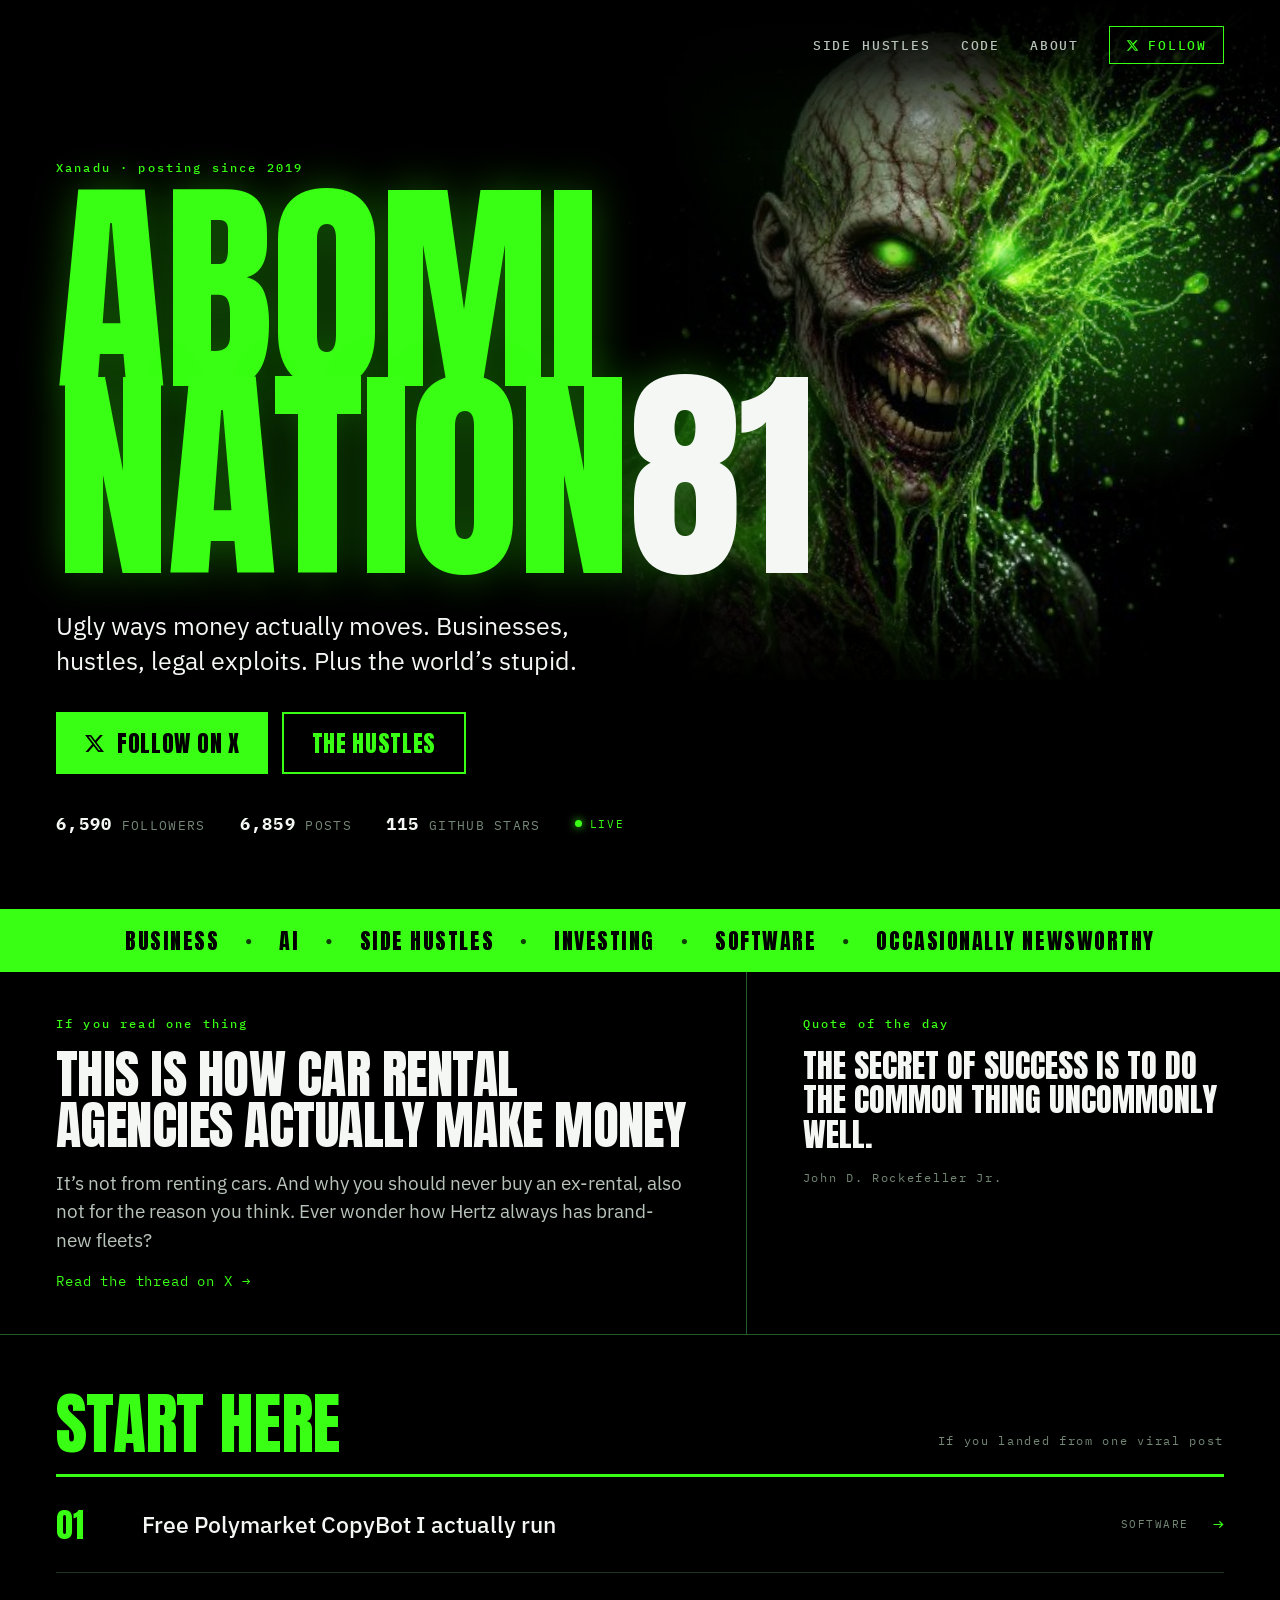
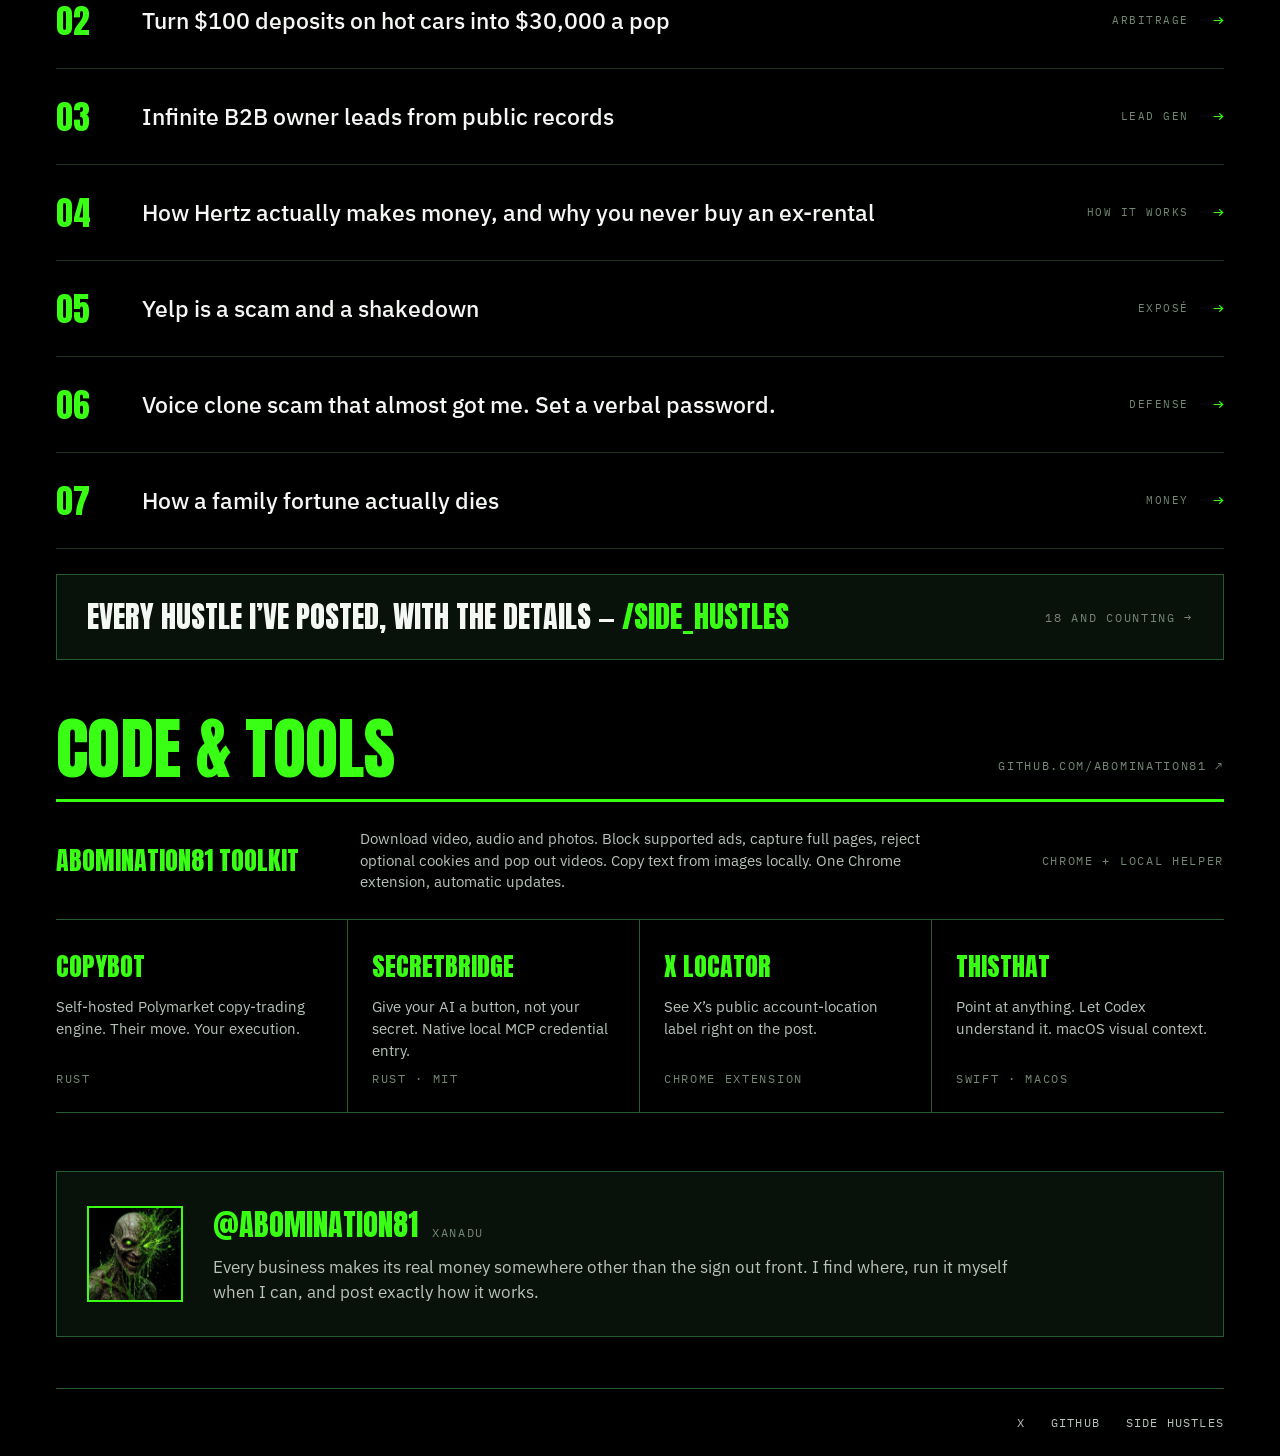
<file: index.html>
<!doctype html>
<html lang="en">
<head>
<meta charset="utf-8">
<meta name="viewport" content="width=device-width, initial-scale=1">
<title>Abomination81</title>
<meta name="description" content="Ugly ways money actually moves. Businesses, hustles, legal exploits. Plus the world's stupid.">
<link rel="canonical" href="https://abomination81.com/">

<meta property="og:type" content="website">
<meta property="og:url" content="https://abomination81.com/">
<meta property="og:title" content="Abomination81">
<meta property="og:description" content="Ugly ways money actually moves. Businesses, hustles, legal exploits. Plus the world's stupid.">
<meta property="og:image" content="https://abomination81.com/assets/og/card-a078560e.jpg">
<meta property="og:image:type" content="image/jpeg">
<meta property="og:image:width" content="1200">
<meta property="og:image:height" content="630">
<meta property="og:image:alt" content="Abomination81. A pale ghoul with a glowing green eye and a wide grin, green slime spraying from its face.">
<meta name="twitter:card" content="summary_large_image">
<meta name="twitter:site" content="@Abomination81">
<meta name="twitter:creator" content="@Abomination81">
<meta name="twitter:title" content="Abomination81">
<meta name="twitter:description" content="Ugly ways money actually moves. Businesses, hustles, legal exploits. Plus the world's stupid.">
<meta name="twitter:image" content="https://abomination81.com/assets/og/card-x-afde0b2d.jpg">
<meta name="twitter:image:alt" content="Abomination81. A pale ghoul with a glowing green eye and a wide grin, green slime spraying from its face.">
<meta name="theme-color" content="#000000">

<link rel="icon" href="/favicon.ico" sizes="48x48">
<link rel="icon" type="image/png" sizes="16x16" href="/assets/icons/favicon-16.png">
<link rel="icon" type="image/png" sizes="32x32" href="/assets/icons/favicon-32.png">
<link rel="icon" type="image/png" sizes="48x48" href="/assets/icons/favicon-48.png">
<link rel="apple-touch-icon" sizes="180x180" href="/assets/icons/apple-touch-icon.png">
<link rel="manifest" href="/site.webmanifest">

<link rel="preload" href="/assets/fonts/anton-latin.woff2" as="font" type="font/woff2" crossorigin>
<link rel="preconnect" href="https://fonts.googleapis.com">
<link rel="preconnect" href="https://fonts.gstatic.com" crossorigin>
<link rel="stylesheet" href="https://fonts.googleapis.com/css2?family=IBM+Plex+Sans:wght@400;500;600;700&family=IBM+Plex+Mono:wght@400;500;700&display=swap">

<link rel="stylesheet" href="/assets/site.css?v=a627f7b0">
<script src="/assets/follow.js?v=f19deb1e" defer></script>
<script src="/assets/hero.js?v=00e0f3c5" defer></script>
</head>
<body>
<div class="page" id="top">

  <div class="glow" aria-hidden="true"></div>
  <svg width="0" height="0" aria-hidden="true" style="position:absolute" focusable="false">
    <filter id="gooflow" x="-6%" y="-6%" width="112%" height="112%" color-interpolation-filters="sRGB">
      <feTurbulence type="fractalNoise" baseFrequency="0.011 0.017" numOctaves="2" seed="7" result="n">
        <animate attributeName="baseFrequency" dur="14s" repeatCount="indefinite"
                 values="0.011 0.017;0.0135 0.0205;0.011 0.017" calcMode="spline" keySplines="0.45 0 0.55 1;0.45 0 0.55 1"/>
      </feTurbulence>
      <feDisplacementMap in="SourceGraphic" in2="n" scale="6" xChannelSelector="R" yChannelSelector="G"/>
    </filter>
  </svg>
  <div class="ghoul" aria-hidden="true">
    <div class="ghoul-breath">
      <img class="ghoul-img" src="/assets/avatar.jpg" alt="">
      <img class="ghoul-img mouth" src="/assets/avatar.jpg" alt="">
      <div class="ghoul-eye"></div>
      <div class="ghoul-aura"></div>
    </div>
    <div class="ghoul-drops">
      <i></i><i></i><i></i><i></i><i></i><i></i><i></i><i></i><i></i><i></i><i></i><i></i>
    </div>
  </div>
  <div class="edgefade top" aria-hidden="true"></div>
  <div class="edgefade bottom" aria-hidden="true"></div>

  <div class="wrap">
    <nav class="nav nav-bare">
      <div class="navlinks">
        <a href="/side_hustles/">Side hustles</a>
        <a href="#code">Code</a>
        <a class="hideSm" href="#about">About</a>
        <a class="navbtn" href="https://x.com/Abomination81" rel="me">
          <svg width="13" height="13" viewBox="0 0 24 24" fill="currentColor" aria-hidden="true"><path d="M18.244 2.25h3.308l-7.227 8.26 8.502 11.24H16.17l-5.214-6.817L4.99 21.75H1.68l7.73-8.835L1.254 2.25H8.08l4.713 6.231zm-1.161 17.52h1.833L7.084 4.126H5.117z"/></svg>
          Follow
        </a>
      </div>
    </nav>

    <header class="hero">
      <div class="mono eyebrow" style="padding-bottom:22px">Xanadu &middot; posting since 2019</div>
      <h1 class="display">Abomi<br>nation<span class="white">81</span></h1>
      <p class="bio">Ugly ways money actually moves. Businesses, hustles, legal exploits. Plus the world&rsquo;s stupid.</p>
      <div class="cta">
        <a class="btn btn-solid" href="https://x.com/Abomination81">
          <svg width="21" height="21" viewBox="0 0 24 24" fill="currentColor" aria-hidden="true"><path d="M18.244 2.25h3.308l-7.227 8.26 8.502 11.24H16.17l-5.214-6.817L4.99 21.75H1.68l7.73-8.835L1.254 2.25H8.08l4.713 6.231zm-1.161 17.52h1.833L7.084 4.126H5.117z"/></svg>
          Follow on X
        </a>
        <a class="btn btn-ghost" href="#start-here">The hustles</a>
      </div>
      <div class="stats">
        <span><b id="stat-followers">6,590</b> FOLLOWERS</span>
        <span><b id="stat-posts">6,859</b> POSTS</span>
        <span><b id="stat-stars">115</b> GITHUB STARS</span>
        <span class="live"><span class="dot" aria-hidden="true"></span>LIVE</span>
      </div>
    </header>
  </div>

  <div class="ticker display">
    <span class="tgrp"><span>Business</span><span class="sep">&#9679;</span><span>AI</span><span class="sep">&#9679;</span><span>Side hustles</span></span>
    <span class="sep">&#9679;</span>
    <span class="tgrp"><span>Investing</span><span class="sep">&#9679;</span><span>Software</span><span class="sep">&#9679;</span><span>Occasionally newsworthy</span></span>
  </div>

  <section class="band">
    <div class="featured">
      <div class="mono eyebrow">If you read one thing</div>
      <h2 class="display"><a href="https://x.com/Abomination81/status/2100749496749904060">This is how car rental agencies actually make money</a></h2>
      <p>It&rsquo;s not from renting cars. And why you should never buy an ex-rental, also not for the reason you think. Ever wonder how Hertz always has brand-new fleets?</p>
      <a class="mono" style="font-size:14px;letter-spacing:.06em" href="https://x.com/Abomination81/status/2100749496749904060">Read the thread on X &rarr;</a>
    </div>
    <div class="quote">
      <div class="mono eyebrow">Quote of the day</div>
      <p class="display" id="quote-text">There are no solutions, just trade-offs.</p>
      <div class="mono meta" id="quote-by">Thomas Sowell</div>
    </div>
  </section>

  <div class="wrap">
    <section class="sec" id="start-here">
      <div class="sechead">
        <h2 class="display">Start here</h2>
        <span class="mono meta">If you landed from one viral post</span>
      </div>

      <a class="row" href="https://x.com/Abomination81/status/2098925882530549822">
        <span class="n">01</span><span class="t">Free Polymarket CopyBot I actually run</span><span class="c">SOFTWARE</span><span class="arw">&rarr;</span>
      </a>
      <a class="row" href="https://x.com/Abomination81/status/2088091875672723705">
        <span class="n">02</span><span class="t">Turn $100 deposits on hot cars into $30,000 a pop</span><span class="c">ARBITRAGE</span><span class="arw">&rarr;</span>
      </a>
      <a class="row" href="https://x.com/Abomination81/status/2100588108278558724">
        <span class="n">03</span><span class="t">Infinite B2B owner leads from public records</span><span class="c">LEAD GEN</span><span class="arw">&rarr;</span>
      </a>
      <a class="row" href="https://x.com/Abomination81/status/2100749496749904060">
        <span class="n">04</span><span class="t">How Hertz actually makes money, and why you never buy an ex-rental</span><span class="c">HOW IT WORKS</span><span class="arw">&rarr;</span>
      </a>
      <a class="row" href="https://x.com/Abomination81/status/2087584430000845287">
        <span class="n">05</span><span class="t">Yelp is a scam and a shakedown</span><span class="c">EXPOS&Eacute;</span><span class="arw">&rarr;</span>
      </a>
      <a class="row" href="https://x.com/Abomination81/status/2098265674065817770">
        <span class="n">06</span><span class="t">Voice clone scam that almost got me. Set a verbal password.</span><span class="c">DEFENSE</span><span class="arw">&rarr;</span>
      </a>
      <a class="row" href="https://x.com/Abomination81/status/2084697854493548960">
        <span class="n">07</span><span class="t">How a family fortune actually dies</span><span class="c">MONEY</span><span class="arw">&rarr;</span>
      </a>

      <a class="callout" href="/side_hustles/">
        <span class="big">Every hustle I&rsquo;ve posted, with the details &mdash; <em>/side_hustles</em></span>
        <span class="mono meta">18 AND COUNTING &rarr;</span>
      </a>
    </section>

    <section class="sec" id="code">
      <div class="sechead">
        <h2 class="display">Code &amp; tools</h2>
        <a class="mono meta" href="https://github.com/Abomination81">GITHUB.COM/ABOMINATION81 &#8599;</a>
      </div>
      <a class="repo repo-featured" href="/video-downloader/">
        <span class="nm">Abomination81 Toolkit</span>
        <span class="ds">Download video, audio and photos. Block supported ads, capture full pages, reject optional cookies and pop out videos. Copy text from images locally. One Chrome extension, automatic updates.</span>
        <span class="mono meta">CHROME + LOCAL HELPER</span>
      </a>
      <div class="repos">
        <a class="repo" href="https://github.com/Abomination81/copybot">
          <span class="nm">Copybot</span>
          <span class="ds">Self-hosted Polymarket copy-trading engine. Their move. Your execution.</span>
          <span class="mono meta">RUST</span>
        </a>
        <a class="repo" href="https://github.com/Abomination81/secret-bridge-mcp">
          <span class="nm">SecretBridge</span>
          <span class="ds">Give your AI a button, not your secret. Native local MCP credential entry.</span>
          <span class="mono meta">RUST &middot; MIT</span>
        </a>
        <a class="repo" href="https://github.com/Abomination81/abominations-x-account-locator">
          <span class="nm">X Locator</span>
          <span class="ds">See X&rsquo;s public account-location label right on the post.</span>
          <span class="mono meta">CHROME EXTENSION</span>
        </a>
        <a class="repo" href="https://github.com/Abomination81/thisthat">
          <span class="nm">ThisThat</span>
          <span class="ds">Point at anything. Let Codex understand it. macOS visual context.</span>
          <span class="mono meta">SWIFT &middot; MACOS</span>
        </a>
      </div>
    </section>

    <section class="about" id="about">
      <img src="/assets/avatar.jpg" alt="Abomination81 profile artwork">
      <div>
        <div class="who">
          <a class="nm" href="https://x.com/Abomination81">@Abomination81</a>
          <span class="mono meta">XANADU</span>
        </div>
        <p>Every business makes its real money somewhere other than the sign out front. I find where, run it myself when I can, and post exactly how it works.</p>
      </div>
    </section>

    <footer class="foot-bare">
      <div class="fl">
        <a href="https://x.com/Abomination81">X</a>
        <a href="https://github.com/Abomination81">GITHUB</a>
        <a href="/side_hustles/">SIDE HUSTLES</a>
      </div>
    </footer>
  </div>
</div>

<script>
/* ---------------------------------------------------------------
   QUOTES — edit this list. ["quote", "who said it"]. "" = no name.
   One rotates in per day, same for everyone, cycling every 20 days.
---------------------------------------------------------------- */
var QUOTES = [
  ["To offend a strong man, tell him a lie; to offend a weak man, tell him the truth.", ""],
  ["If you have to ask for it, it loses its value.", ""],
  ["Be like a postage stamp; stick to one thing until you get there.", "Josh Billings"],
  ["Success is like being pregnant. Everyone says congratulations, but nobody knows how many times you were fucked.", "Dan Peña"],
  ["There are no solutions, just trade-offs.", "Thomas Sowell"],
  ["Showing off is the fool's idea of glory.", "Bruce Lee"],
  ["A harmless man is not a good man. A good man is a very, very dangerous man who has it under voluntary control.", "Jordan B. Peterson"],
  ["Never feel sorry for raising dragon-slayers in a time when there are actual dragons.", "Bryan Davis"],
  ["Comparison is the thief of joy.", "Theodore Roosevelt"],
  ["The way to get started is to quit talking and begin doing.", "Walt Disney"],
  ["Many of life's failures are people who did not realize how close they were to success when they gave up.", "Thomas A. Edison"],
  ["In the end, it's not the years in your life that count. It's the life in your years.", "Abraham Lincoln"],
  ["The secret of success is to do the common thing uncommonly well.", "John D. Rockefeller Jr."],
  ["I find that the harder I work, the more luck I seem to have.", "Samuel Goldwyn"],
  ["Don't be distracted by criticism. Remember, the only taste of success some people get is to take a bite out of you.", "Zig Ziglar"],
  ["You don't have to be great to start, but you have to start to be great.", "Zig Ziglar"],
  ["Whether you think you can or you think you can't, you're right.", "Henry Ford"],
  ["The wise woman builds her house, but with her own hands the foolish one tears hers down.", "Proverbs 14:1"],
  ["The mass of men lead lives of quiet desperation.", "Henry David Thoreau"],
  ["Your boos mean nothing, I've seen what makes you cheer.", "Rick Sanchez, Rick and Morty"]
];

(function () {
  var q = QUOTES[Math.floor(Date.now() / 86400000) % QUOTES.length];
  document.getElementById("quote-text").textContent = q[0];
  var by = document.getElementById("quote-by");
  if (q[1]) { by.textContent = q[1]; } else { by.style.display = "none"; }
})();

/* ---------------------------------------------------------------
   STATS. GitHub stars are fetched live. X numbers come from
   stats.json; the numbers in the HTML are the fallback if it fails.
---------------------------------------------------------------- */
(function () {
  function put(id, n) {
    if (typeof n === "number" && isFinite(n)) {
      document.getElementById(id).textContent = n.toLocaleString("en-US");
    }
  }

  fetch("https://api.github.com/users/Abomination81/repos?per_page=100")
    .then(function (r) { return r.ok ? r.json() : null; })
    .then(function (repos) {
      if (!repos || !repos.length) return;
      var stars = repos.reduce(function (sum, r) { return sum + (r.stargazers_count || 0); }, 0);
      put("stat-stars", stars);
    })
    .catch(function () {});

  fetch("/stats.json", { cache: "no-cache" })
    .then(function (r) { return r.ok ? r.json() : null; })
    .then(function (s) {
      if (!s) return;
      put("stat-followers", s.followers);
      put("stat-posts", s.posts);
    })
    .catch(function () {});
})();
</script>
</body>
</html>
</file>
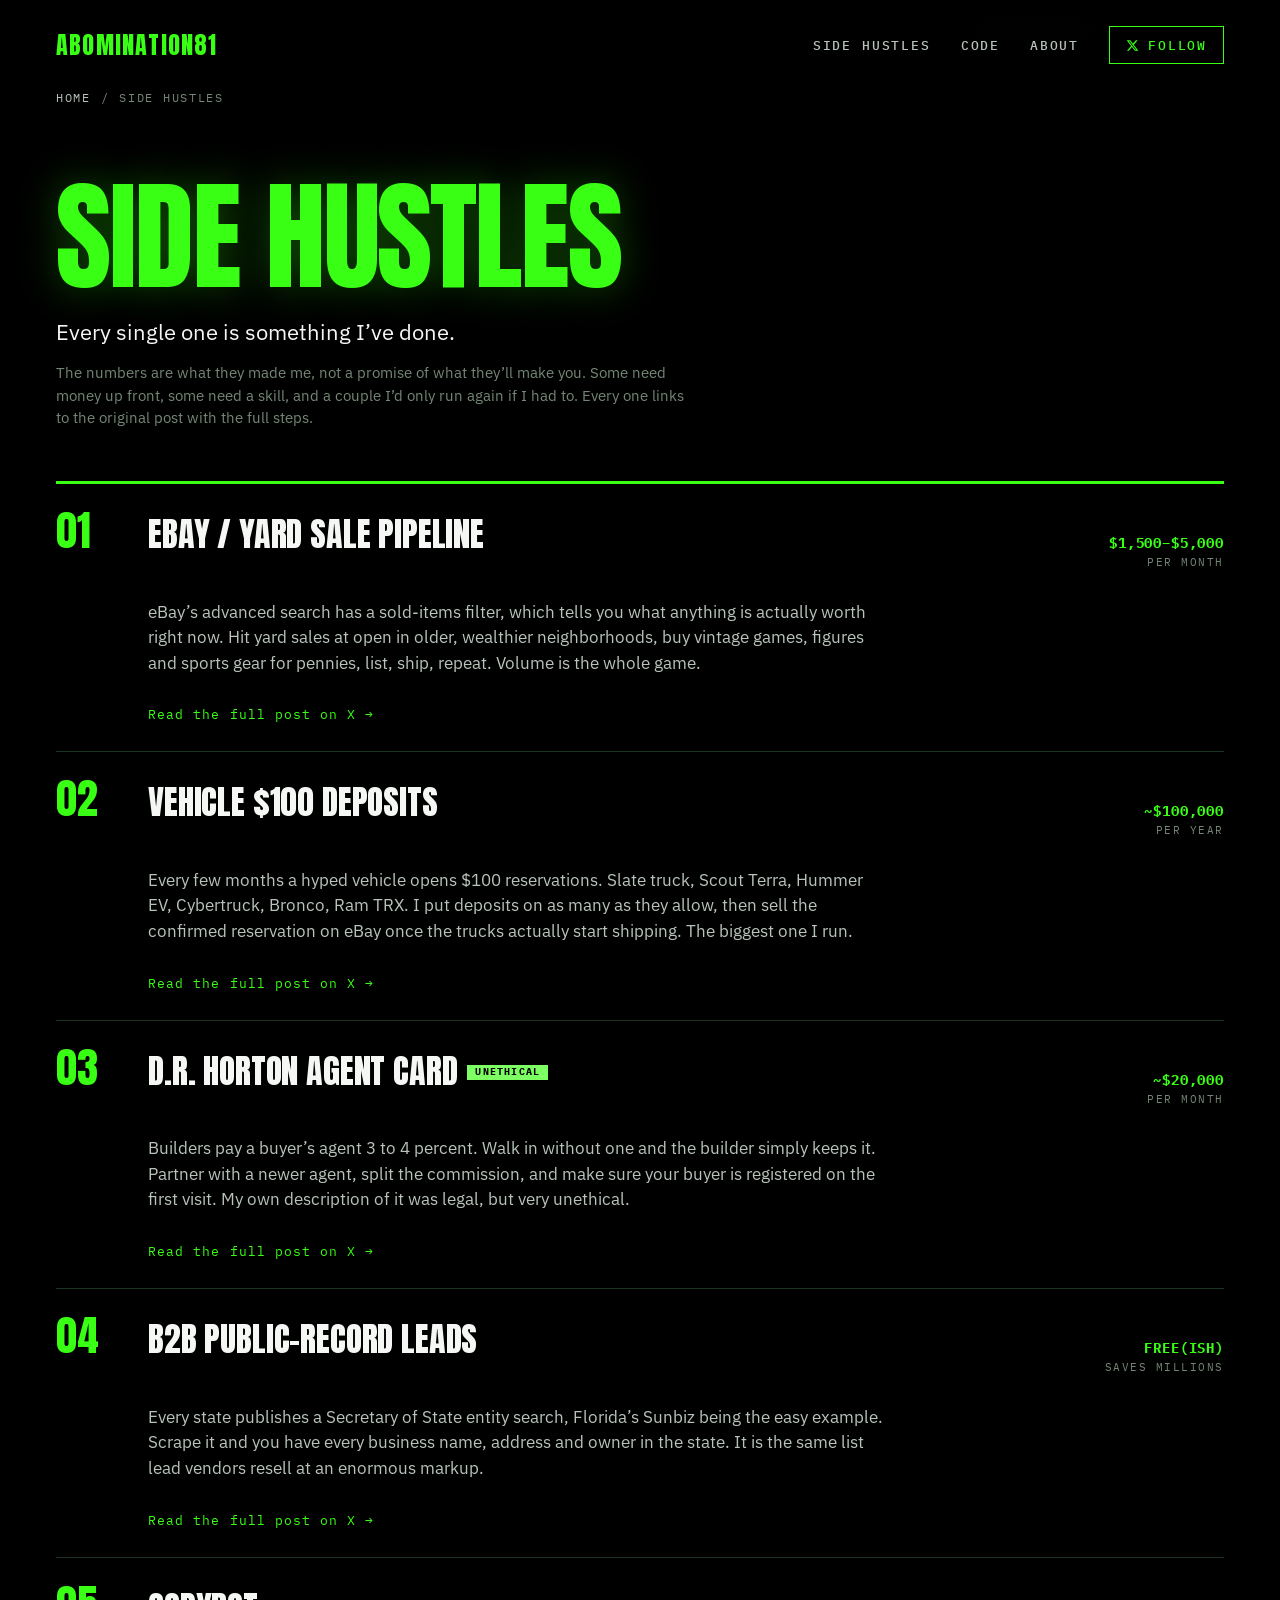
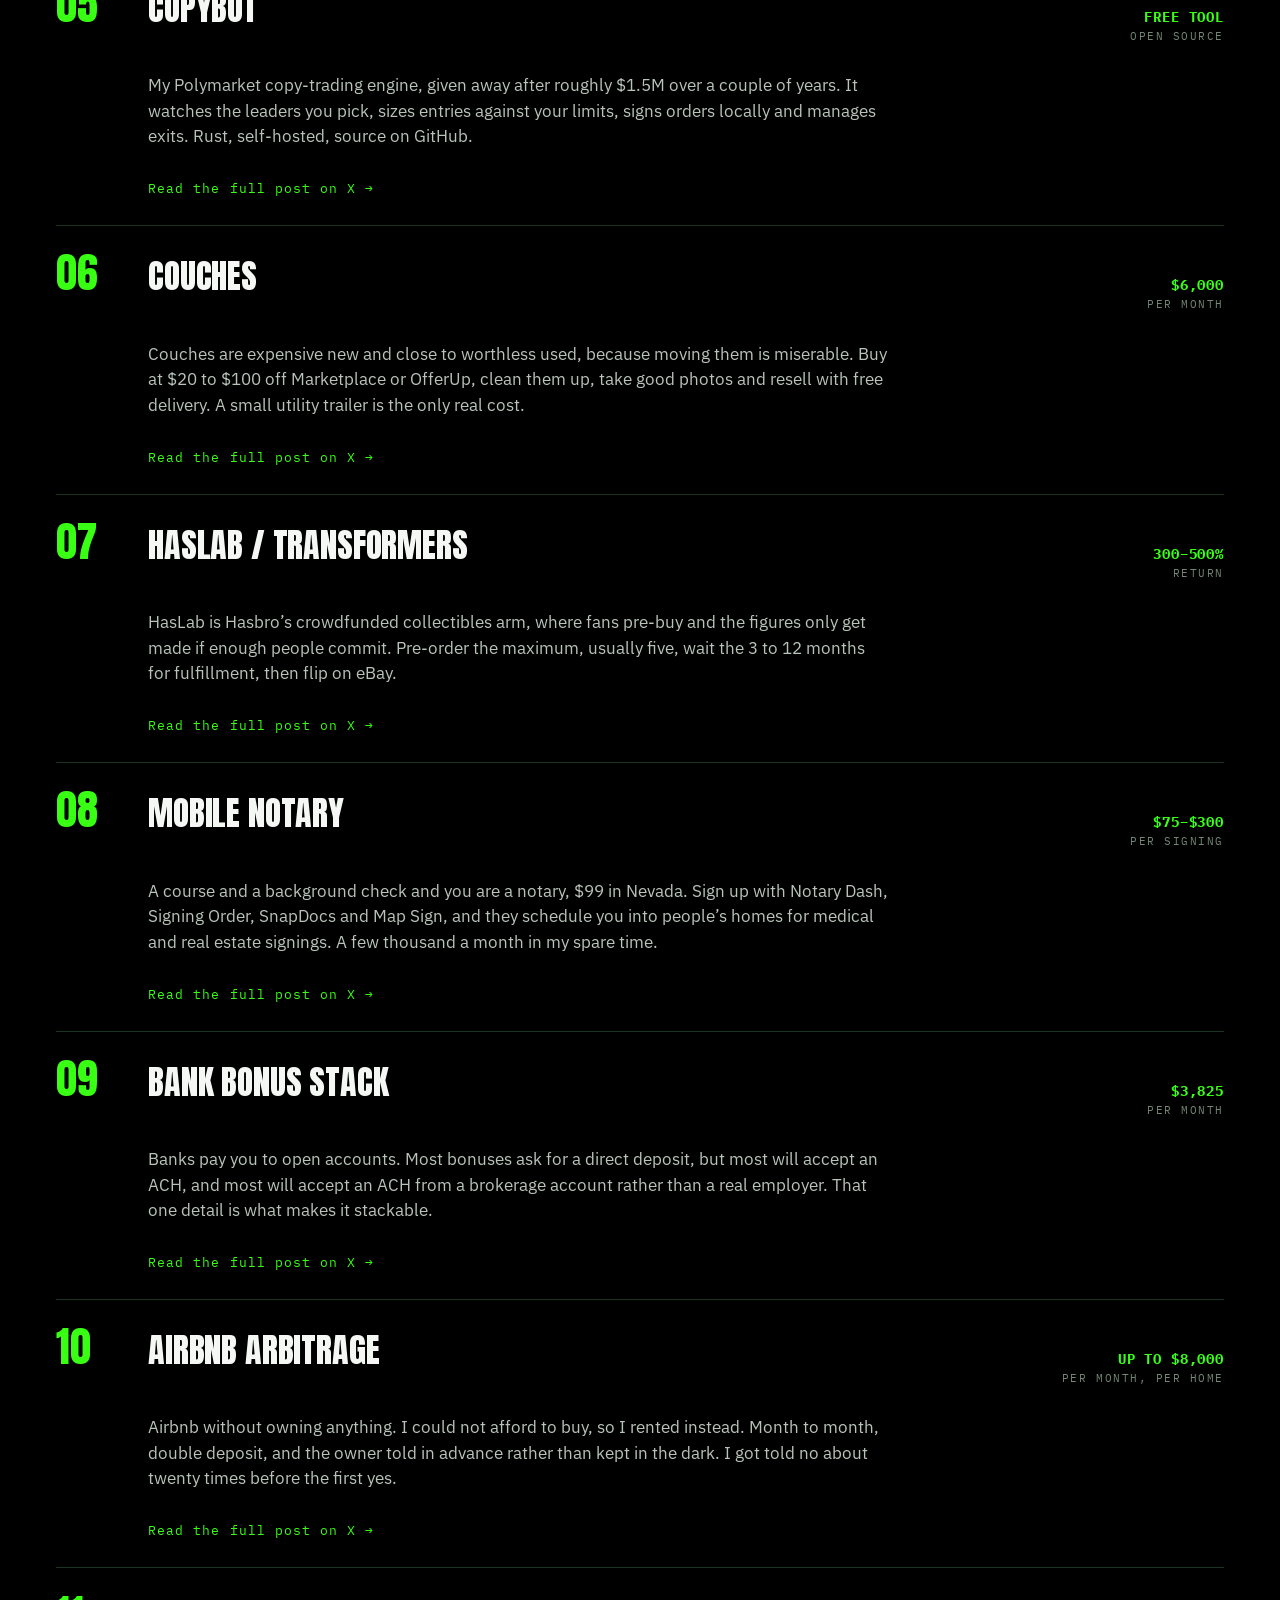
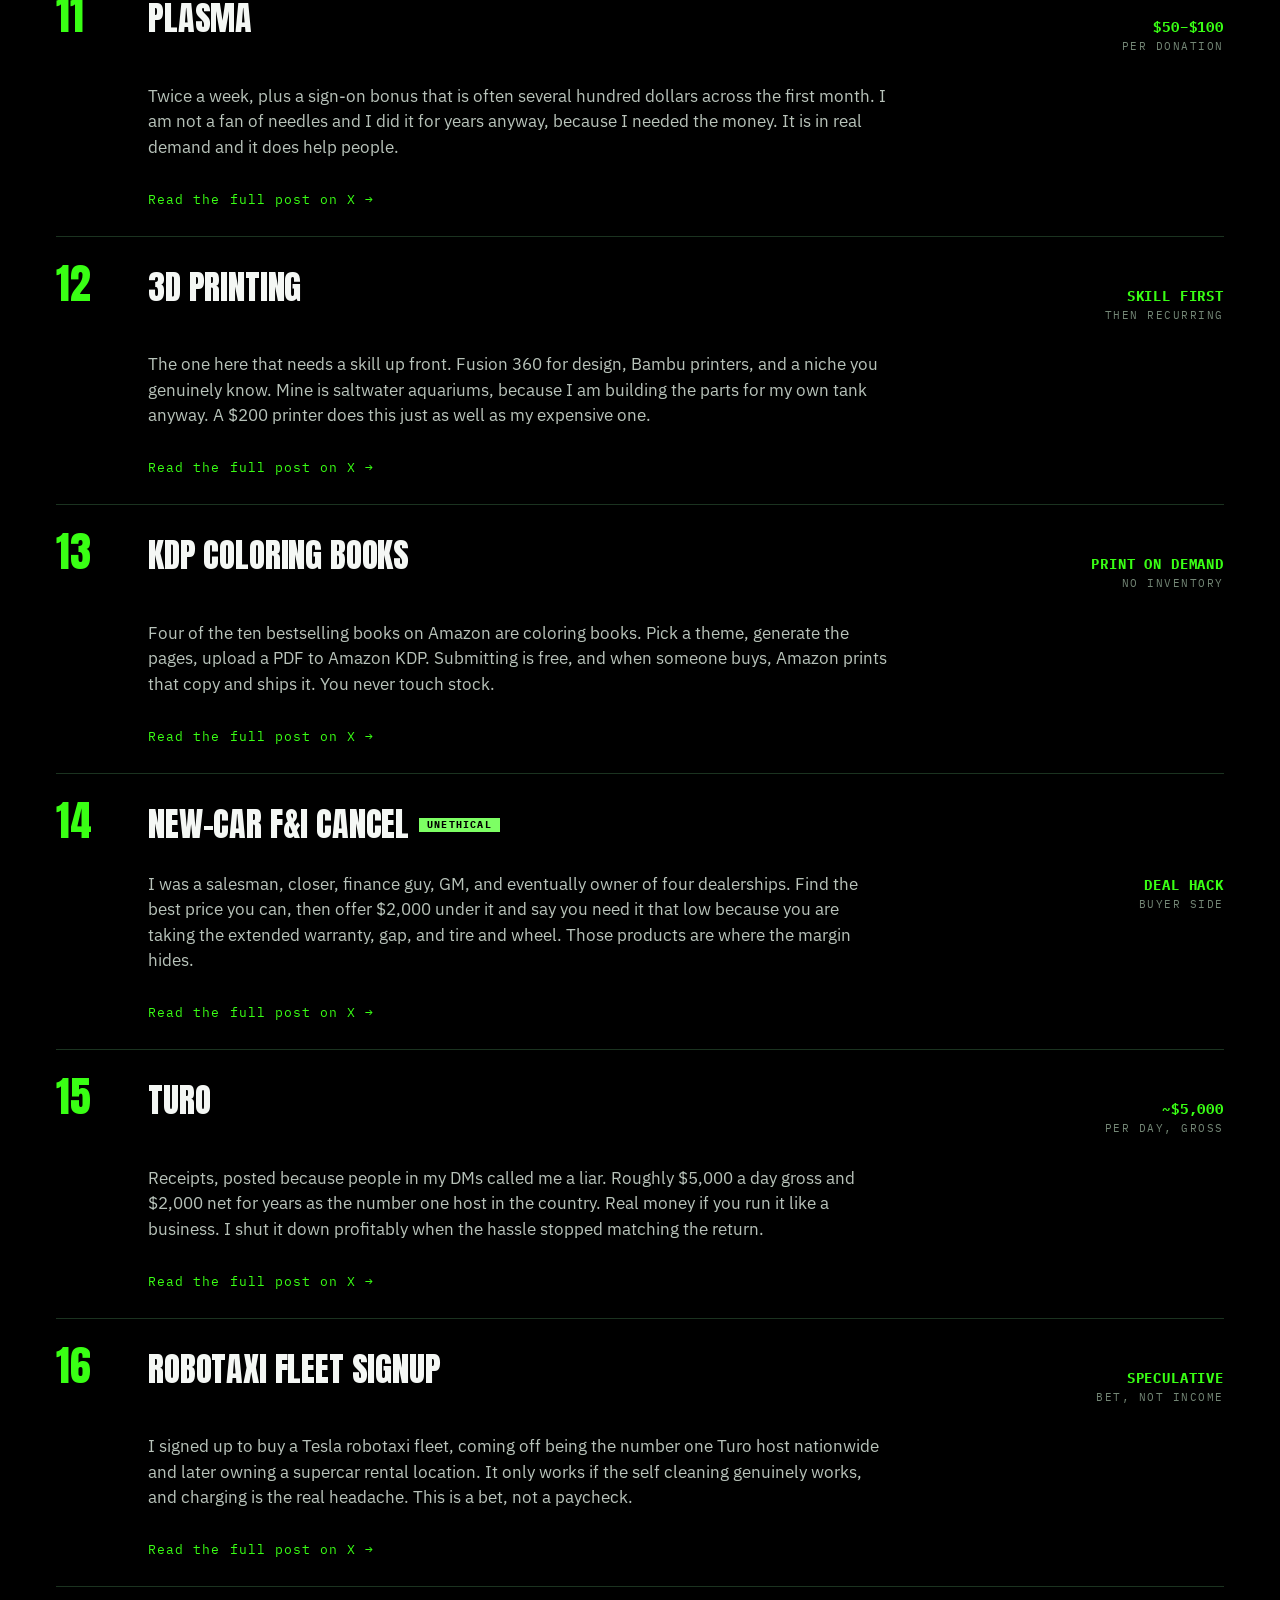
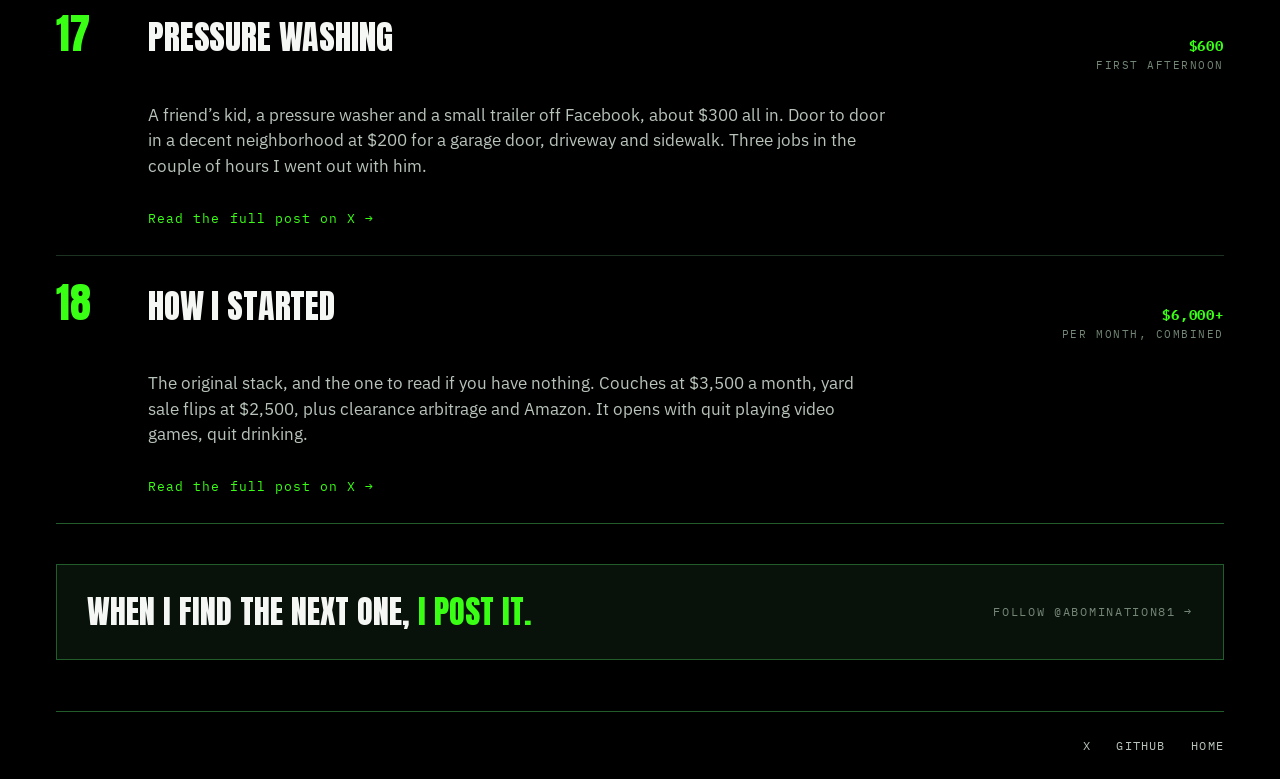
<file: side_hustles/index.html>
<!doctype html>
<html lang="en">
<head>
<meta charset="utf-8">
<meta name="viewport" content="width=device-width, initial-scale=1">
<title>Side hustles &middot; Abomination81</title>
<meta name="description" content="Every side hustle I've actually run, numbered, with the original post for each one.">
<link rel="canonical" href="https://abomination81.com/side_hustles/">

<meta property="og:type" content="website">
<meta property="og:url" content="https://abomination81.com/side_hustles/">
<meta property="og:title" content="Side hustles &middot; Abomination81">
<meta property="og:description" content="Every side hustle I've actually run, numbered, with the original post for each one.">
<meta property="og:image" content="https://abomination81.com/assets/og/card-a078560e.jpg">
<meta property="og:image:type" content="image/jpeg">
<meta property="og:image:width" content="1200">
<meta property="og:image:height" content="630">
<meta property="og:image:alt" content="Abomination81. A pale ghoul with a glowing green eye and a wide grin, green slime spraying from its face.">
<meta name="twitter:card" content="summary_large_image">
<meta name="twitter:site" content="@Abomination81">
<meta name="twitter:creator" content="@Abomination81">
<meta name="twitter:title" content="Side hustles &middot; Abomination81">
<meta name="twitter:description" content="Every side hustle I've actually run, numbered, with the original post for each one.">
<meta name="twitter:image" content="https://abomination81.com/assets/og/card-x-afde0b2d.jpg">
<meta name="twitter:image:alt" content="Abomination81. A pale ghoul with a glowing green eye and a wide grin, green slime spraying from its face.">
<meta name="theme-color" content="#000000">

<link rel="icon" href="/favicon.ico" sizes="48x48">
<link rel="icon" type="image/png" sizes="16x16" href="/assets/icons/favicon-16.png">
<link rel="icon" type="image/png" sizes="32x32" href="/assets/icons/favicon-32.png">
<link rel="icon" type="image/png" sizes="48x48" href="/assets/icons/favicon-48.png">
<link rel="apple-touch-icon" sizes="180x180" href="/assets/icons/apple-touch-icon.png">
<link rel="manifest" href="/site.webmanifest">

<link rel="preload" href="/assets/fonts/anton-latin.woff2" as="font" type="font/woff2" crossorigin>
<link rel="preconnect" href="https://fonts.googleapis.com">
<link rel="preconnect" href="https://fonts.gstatic.com" crossorigin>
<link rel="stylesheet" href="https://fonts.googleapis.com/css2?family=IBM+Plex+Sans:wght@400;500;600;700&family=IBM+Plex+Mono:wght@400;500;700&display=swap">
<link rel="stylesheet" href="/assets/site.css?v=a627f7b0">
<script src="/assets/follow.js?v=f19deb1e" defer></script>
</head>
<body>
<div class="page" id="top">

  <div class="glow" aria-hidden="true"></div>
  <div class="edgefade top" aria-hidden="true"></div>

  <div class="wrap">
    <nav class="nav">
      <a class="display brand" href="/">Abomination81</a>
      <div class="navlinks">
        <a href="/side_hustles/">Side hustles</a>
        <a href="/#code">Code</a>
        <a class="hideSm" href="/#about">About</a>
        <a class="navbtn" href="https://x.com/Abomination81" rel="me">
          <svg width="13" height="13" viewBox="0 0 24 24" fill="currentColor" aria-hidden="true"><path d="M18.244 2.25h3.308l-7.227 8.26 8.502 11.24H16.17l-5.214-6.817L4.99 21.75H1.68l7.73-8.835L1.254 2.25H8.08l4.713 6.231zm-1.161 17.52h1.833L7.084 4.126H5.117z"/></svg>
          Follow
        </a>
      </div>
    </nav>

    <div class="crumb"><a href="/">Home</a> <span>/</span> <span>Side hustles</span></div>

    <header class="subhead">
      <h1 class="display">Side hustles</h1>
      <p class="lede">Every single one is something I&rsquo;ve done.</p>
      <p class="note">The numbers are what they made me, not a promise of what they&rsquo;ll make you. Some need money up front, some need a skill, and a couple I&rsquo;d only run again if I had to. Every one links to the original post with the full steps.</p>
    </header>

    <div class="hlist">

      <a class="hitem" href="https://x.com/Abomination81/status/2061279281410625747">
        <span class="n">01</span>
        <span class="t">eBay / yard sale pipeline</span>
        <span class="amt">$1,500&ndash;$5,000<small>PER MONTH</small></span>
        <span class="d">eBay&rsquo;s advanced search has a sold-items filter, which tells you what anything is actually worth right now. Hit yard sales at open in older, wealthier neighborhoods, buy vintage games, figures and sports gear for pennies, list, ship, repeat. Volume is the whole game.</span>
        <span class="go">Read the full post on X &rarr;</span>
      </a>

      <a class="hitem" href="https://x.com/Abomination81/status/2088073323272175729">
        <span class="n">02</span>
        <span class="t">Vehicle $100 deposits</span>
        <span class="amt">~$100,000<small>PER YEAR</small></span>
        <span class="d">Every few months a hyped vehicle opens $100 reservations. Slate truck, Scout Terra, Hummer EV, Cybertruck, Bronco, Ram TRX. I put deposits on as many as they allow, then sell the confirmed reservation on eBay once the trucks actually start shipping. The biggest one I run.</span>
        <span class="go">Read the full post on X &rarr;</span>
      </a>

      <a class="hitem" href="https://x.com/Abomination81/status/2089064100051706046">
        <span class="n">03</span>
        <span class="t">D.R. Horton agent card<span class="flag">UNETHICAL</span></span>
        <span class="amt">~$20,000<small>PER MONTH</small></span>
        <span class="d">Builders pay a buyer&rsquo;s agent 3 to 4 percent. Walk in without one and the builder simply keeps it. Partner with a newer agent, split the commission, and make sure your buyer is registered on the first visit. My own description of it was legal, but very unethical.</span>
        <span class="go">Read the full post on X &rarr;</span>
      </a>

      <a class="hitem" href="https://x.com/Abomination81/status/2100588108278558724">
        <span class="n">04</span>
        <span class="t">B2B public-record leads</span>
        <span class="amt">FREE(ISH)<small>SAVES MILLIONS</small></span>
        <span class="d">Every state publishes a Secretary of State entity search, Florida&rsquo;s Sunbiz being the easy example. Scrape it and you have every business name, address and owner in the state. It is the same list lead vendors resell at an enormous markup.</span>
        <span class="go">Read the full post on X &rarr;</span>
      </a>

      <a class="hitem" href="https://x.com/Abomination81/status/2098925882530549822">
        <span class="n">05</span>
        <span class="t">CopyBot</span>
        <span class="amt">FREE TOOL<small>OPEN SOURCE</small></span>
        <span class="d">My Polymarket copy-trading engine, given away after roughly $1.5M over a couple of years. It watches the leaders you pick, sizes entries against your limits, signs orders locally and manages exits. Rust, self-hosted, source on GitHub.</span>
        <span class="go">Read the full post on X &rarr;</span>
      </a>

      <a class="hitem" href="https://x.com/Abomination81/status/2075301601871630823">
        <span class="n">06</span>
        <span class="t">Couches</span>
        <span class="amt">$6,000<small>PER MONTH</small></span>
        <span class="d">Couches are expensive new and close to worthless used, because moving them is miserable. Buy at $20 to $100 off Marketplace or OfferUp, clean them up, take good photos and resell with free delivery. A small utility trailer is the only real cost.</span>
        <span class="go">Read the full post on X &rarr;</span>
      </a>

      <a class="hitem" href="https://x.com/Abomination81/status/2088465130539651135">
        <span class="n">07</span>
        <span class="t">HasLab / Transformers</span>
        <span class="amt">300&ndash;500%<small>RETURN</small></span>
        <span class="d">HasLab is Hasbro&rsquo;s crowdfunded collectibles arm, where fans pre-buy and the figures only get made if enough people commit. Pre-order the maximum, usually five, wait the 3 to 12 months for fulfillment, then flip on eBay.</span>
        <span class="go">Read the full post on X &rarr;</span>
      </a>

      <a class="hitem" href="https://x.com/Abomination81/status/2080051602648629481">
        <span class="n">08</span>
        <span class="t">Mobile notary</span>
        <span class="amt">$75&ndash;$300<small>PER SIGNING</small></span>
        <span class="d">A course and a background check and you are a notary, $99 in Nevada. Sign up with Notary Dash, Signing Order, SnapDocs and Map Sign, and they schedule you into people&rsquo;s homes for medical and real estate signings. A few thousand a month in my spare time.</span>
        <span class="go">Read the full post on X &rarr;</span>
      </a>

      <a class="hitem" href="https://x.com/Abomination81/status/2075743319041462446">
        <span class="n">09</span>
        <span class="t">Bank bonus stack</span>
        <span class="amt">$3,825<small>PER MONTH</small></span>
        <span class="d">Banks pay you to open accounts. Most bonuses ask for a direct deposit, but most will accept an ACH, and most will accept an ACH from a brokerage account rather than a real employer. That one detail is what makes it stackable.</span>
        <span class="go">Read the full post on X &rarr;</span>
      </a>

      <a class="hitem" href="https://x.com/Abomination81/status/2075577400667320428">
        <span class="n">10</span>
        <span class="t">Airbnb arbitrage</span>
        <span class="amt">UP TO $8,000<small>PER MONTH, PER HOME</small></span>
        <span class="d">Airbnb without owning anything. I could not afford to buy, so I rented instead. Month to month, double deposit, and the owner told in advance rather than kept in the dark. I got told no about twenty times before the first yes.</span>
        <span class="go">Read the full post on X &rarr;</span>
      </a>

      <a class="hitem" href="https://x.com/Abomination81/status/2075971203433632112">
        <span class="n">11</span>
        <span class="t">Plasma</span>
        <span class="amt">$50&ndash;$100<small>PER DONATION</small></span>
        <span class="d">Twice a week, plus a sign-on bonus that is often several hundred dollars across the first month. I am not a fan of needles and I did it for years anyway, because I needed the money. It is in real demand and it does help people.</span>
        <span class="go">Read the full post on X &rarr;</span>
      </a>

      <a class="hitem" href="https://x.com/Abomination81/status/2098589388104257793">
        <span class="n">12</span>
        <span class="t">3D printing</span>
        <span class="amt">SKILL FIRST<small>THEN RECURRING</small></span>
        <span class="d">The one here that needs a skill up front. Fusion 360 for design, Bambu printers, and a niche you genuinely know. Mine is saltwater aquariums, because I am building the parts for my own tank anyway. A $200 printer does this just as well as my expensive one.</span>
        <span class="go">Read the full post on X &rarr;</span>
      </a>

      <a class="hitem" href="https://x.com/Abomination81/status/2098591441778061429">
        <span class="n">13</span>
        <span class="t">KDP coloring books</span>
        <span class="amt">PRINT ON DEMAND<small>NO INVENTORY</small></span>
        <span class="d">Four of the ten bestselling books on Amazon are coloring books. Pick a theme, generate the pages, upload a PDF to Amazon KDP. Submitting is free, and when someone buys, Amazon prints that copy and ships it. You never touch stock.</span>
        <span class="go">Read the full post on X &rarr;</span>
      </a>

      <a class="hitem" href="https://x.com/Abomination81/status/2072845389288571121">
        <span class="n">14</span>
        <span class="t">New-car F&amp;I cancel<span class="flag">UNETHICAL</span></span>
        <span class="d">I was a salesman, closer, finance guy, GM, and eventually owner of four dealerships. Find the best price you can, then offer $2,000 under it and say you need it that low because you are taking the extended warranty, gap, and tire and wheel. Those products are where the margin hides.</span>
        <span class="amt">DEAL HACK<small>BUYER SIDE</small></span>
        <span class="go">Read the full post on X &rarr;</span>
      </a>

      <a class="hitem" href="https://x.com/Abomination81/status/2074556902936354843">
        <span class="n">15</span>
        <span class="t">Turo</span>
        <span class="amt">~$5,000<small>PER DAY, GROSS</small></span>
        <span class="d">Receipts, posted because people in my DMs called me a liar. Roughly $5,000 a day gross and $2,000 net for years as the number one host in the country. Real money if you run it like a business. I shut it down profitably when the hassle stopped matching the return.</span>
        <span class="go">Read the full post on X &rarr;</span>
      </a>

      <a class="hitem" href="https://x.com/Abomination81/status/2095917073990033756">
        <span class="n">16</span>
        <span class="t">Robotaxi fleet signup</span>
        <span class="amt">SPECULATIVE<small>BET, NOT INCOME</small></span>
        <span class="d">I signed up to buy a Tesla robotaxi fleet, coming off being the number one Turo host nationwide and later owning a supercar rental location. It only works if the self cleaning genuinely works, and charging is the real headache. This is a bet, not a paycheck.</span>
        <span class="go">Read the full post on X &rarr;</span>
      </a>

      <a class="hitem" href="https://x.com/Abomination81/status/2099298849932328962">
        <span class="n">17</span>
        <span class="t">Pressure washing</span>
        <span class="amt">$600<small>FIRST AFTERNOON</small></span>
        <span class="d">A friend&rsquo;s kid, a pressure washer and a small trailer off Facebook, about $300 all in. Door to door in a decent neighborhood at $200 for a garage door, driveway and sidewalk. Three jobs in the couple of hours I went out with him.</span>
        <span class="go">Read the full post on X &rarr;</span>
      </a>

      <a class="hitem" href="https://x.com/Abomination81/status/2040675323134591162">
        <span class="n">18</span>
        <span class="t">How I started</span>
        <span class="amt">$6,000+<small>PER MONTH, COMBINED</small></span>
        <span class="d">The original stack, and the one to read if you have nothing. Couches at $3,500 a month, yard sale flips at $2,500, plus clearance arbitrage and Amazon. It opens with quit playing video games, quit drinking.</span>
        <span class="go">Read the full post on X &rarr;</span>
      </a>

    </div>

    <a class="endnote" href="https://x.com/Abomination81">
      <span class="big">When I find the next one, <em>I post it.</em></span>
      <span class="mono meta">FOLLOW @ABOMINATION81 &rarr;</span>
    </a>

    <footer class="foot-bare">
      <div class="fl">
        <a href="https://x.com/Abomination81">X</a>
        <a href="https://github.com/Abomination81">GITHUB</a>
        <a href="/">HOME</a>
      </div>
    </footer>
  </div>
</div>
</body>
</html>
</file>
<file: assets/site.css>
/* Self-hosted so the 228px wordmark is ready at first paint instead of
   rendering in a fallback and then jumping. Preloaded from each page's head. */
@font-face{
  font-family:'Anton';
  font-style:normal;
  font-weight:400;
  font-display:swap;
  src:url('/assets/fonts/anton-latin.woff2') format('woff2');
}

:root{
  --bg:#000;
  --surface:#08110a;
  --green:#39ff14;
  --green-soft:#7dff64;
  --text:#f4f7f4;
  --muted:#b8c3ba;
  --muted-2:#748776;
  --line:#235c2b;
  --line-soft:#1b3320;
  --pad:clamp(20px,5vw,56px);
  --max:1280px;
  --hero:min(680px,72vw);   /* portrait size; overridden for compact viewports */
  --hero-clear:0px;         /* how far the wordmark is pushed below the face */
}
*{box-sizing:border-box}
html{-webkit-text-size-adjust:100%}
body{
  margin:0;background:var(--bg);color:var(--text);
  font-family:"IBM Plex Sans",system-ui,-apple-system,sans-serif;
  overflow-x:hidden;
}
a{color:var(--green);text-decoration:none}
a:hover{color:var(--green-soft)}
a:focus-visible,button:focus-visible{outline:2px solid var(--green);outline-offset:3px}
img{max-width:100%;display:block}
.display{font-family:Anton,Impact,"Arial Narrow",sans-serif;text-transform:uppercase;font-weight:400}
.mono{font-family:"IBM Plex Mono",ui-monospace,monospace}
.wrap{max-width:var(--max);margin:0 auto;padding-inline:var(--pad)}
.eyebrow{font-size:clamp(10px,1.1vw,12px);letter-spacing:.18em;color:var(--green);font-weight:500}
.meta{font-size:clamp(10px,1.1vw,12px);letter-spacing:.14em;color:var(--muted-2)}

/* ---------- shell ---------- */
.page{position:relative;max-width:var(--max);margin:0 auto;overflow:hidden}
.glow{position:absolute;right:-16%;top:-14%;width:min(900px,120vw);aspect-ratio:1;border-radius:50%;
  background:radial-gradient(circle,rgba(57,255,20,.26) 0%,rgba(57,255,20,0) 62%);pointer-events:none;z-index:0}
.ghoul{position:absolute;right:0;top:0;width:var(--hero);aspect-ratio:1;z-index:0;overflow:hidden;
  -webkit-mask-image:linear-gradient(to left,#000 48%,transparent 100%);
  mask-image:linear-gradient(to left,#000 48%,transparent 100%)}
/* Softens the image's top and bottom edges into the black so neither cut
   shows as a straight line across the page. */
.edgefade{position:absolute;left:0;right:0;z-index:1;pointer-events:none}
.edgefade.top{top:0;height:clamp(90px,12vw,150px);
  background:linear-gradient(to bottom,#000 0%,rgba(0,0,0,.75) 45%,rgba(0,0,0,0) 100%)}
.edgefade.bottom{top:calc(var(--hero) - 140px);height:200px;
  background:linear-gradient(to bottom,rgba(0,0,0,0) 0%,rgba(0,0,0,.85) 60%,#000 78%,#000 100%)}
.page > *:not(.glow):not(.ghoul):not(.edgefade){position:relative;z-index:2}

/* ---------- nav ---------- */
.nav{display:flex;align-items:center;justify-content:space-between;gap:16px;padding-top:26px;flex-wrap:wrap}
.brand{font-size:clamp(17px,2vw,24px);letter-spacing:.05em;color:var(--green)}
.navlinks{display:flex;gap:clamp(14px,2.4vw,30px);align-items:center;
  font-family:"IBM Plex Mono",monospace;font-size:clamp(11px,1.2vw,13px);font-weight:500;
  letter-spacing:.14em;text-transform:uppercase}
.navlinks a{color:var(--muted)}
.navlinks a:hover{color:var(--green)}
.navbtn{display:flex;align-items:center;gap:9px;height:38px;padding:0 16px;
  border:1px solid var(--green);color:var(--green)!important}
.navbtn:hover{background:var(--green);color:#000!important}
.navlinks .hideSm{display:inline}

/* ---------- hero ---------- */
.hero{padding-top:calc(clamp(48px,9vw,96px) + var(--hero-clear))}
.hero h1{margin:0;font-size:clamp(76px,17.9vw,228px);line-height:.82;letter-spacing:-.012em;
  color:var(--green);text-shadow:0 0 44px rgba(57,255,20,.32)}
.hero h1 .white{color:var(--text)}
.bio{margin:clamp(22px,3vw,40px) 0 0;max-width:580px;font-size:clamp(17px,2vw,25px);line-height:1.38}
.cta{display:flex;gap:14px;margin-top:clamp(24px,3vw,34px);align-items:center;flex-wrap:wrap}
.btn{display:inline-flex;align-items:center;justify-content:center;gap:12px;
  height:clamp(54px,5vw,62px);padding:0 clamp(22px,2.4vw,28px);
  font-family:Anton,Impact,sans-serif;text-transform:uppercase;
  font-size:clamp(19px,2vw,23px);letter-spacing:.03em}
.btn-solid{background:var(--green);color:#000}
.btn-solid:hover{background:var(--green-soft);color:#000}
.btn-ghost{border:2px solid var(--green);color:var(--green)}
.btn-ghost:hover{background:var(--green);color:#000}
.stats{display:flex;align-items:center;gap:clamp(16px,3vw,34px);margin-top:clamp(22px,3vw,40px);
  font-family:"IBM Plex Mono",monospace;font-size:clamp(10px,1.1vw,13px);
  color:var(--muted-2);letter-spacing:.1em;flex-wrap:wrap}
.stats b{color:var(--text);font-size:clamp(14px,1.5vw,17px);font-weight:700}
.live{display:flex;align-items:center;gap:8px;font-size:clamp(9px,1vw,11px);letter-spacing:.16em;color:var(--green)}
.dot{width:7px;height:7px;border-radius:50%;background:var(--green);box-shadow:0 0 9px var(--green);flex:none;
  animation:pulse 2.6s ease-in-out infinite}
@keyframes pulse{0%,100%{opacity:1}50%{opacity:.35}}
@media (prefers-reduced-motion:reduce){.dot{animation:none}}

/* ---------- ticker ---------- */
.ticker{margin-top:clamp(30px,6vw,74px);background:var(--green);color:#000;
  padding:clamp(11px,1.4vw,15px) var(--pad);
  display:flex;align-items:center;justify-content:center;gap:clamp(9px,2vw,26px);
  flex-wrap:wrap;row-gap:5px;
  font-family:Anton,Impact,sans-serif;text-transform:uppercase;
  font-size:clamp(11px,1.9vw,22px);letter-spacing:.07em}
.ticker .sep{font-size:.55em;opacity:.75}
.tgrp{display:flex;align-items:center;gap:clamp(9px,2vw,26px);white-space:nowrap}
/* Below this width the row splits in two. The middle separator is removed so
   neither line can end on a dot. */
@media (max-width:760px){
  .ticker > .sep{display:none}
  .tgrp{flex-basis:100%;justify-content:center}
}

/* ---------- band: featured + quote ---------- */
.band{display:grid;grid-template-columns:minmax(0,7fr) minmax(0,5fr);
  border-bottom:1px solid var(--line)}
.band > div{padding:clamp(26px,3.6vw,44px) var(--pad);display:flex;flex-direction:column;gap:18px}
.band .featured{border-right:1px solid var(--line)}
.featured h2{margin:0;font-size:clamp(30px,4.2vw,52px);line-height:.98;letter-spacing:-.01em;color:var(--text)}
.featured h2 a{color:inherit}
.featured h2 a:hover{color:var(--green)}
.featured p{margin:0;font-size:clamp(15px,1.7vw,19px);line-height:1.5;color:var(--muted)}
.quote p{margin:0;font-size:clamp(23px,2.6vw,32px);line-height:1.08;color:var(--text)}
@media (max-width:860px){
  .band{grid-template-columns:1fr}
  .band .featured{border-right:0;border-bottom:1px solid var(--line)}
}

/* ---------- sections ---------- */
.sec{padding-top:clamp(30px,4.5vw,64px)}
.sechead{display:flex;align-items:flex-end;justify-content:space-between;gap:16px;
  padding-bottom:clamp(12px,1.6vw,20px);border-bottom:3px solid var(--green)}
.sechead h2{margin:0;font-size:clamp(36px,5.4vw,68px);line-height:.9;letter-spacing:-.01em;color:var(--green)}
.sechead span,.sechead a{padding-bottom:6px}

/* ---------- hustle rows ---------- */
.row{display:flex;align-items:center;gap:clamp(14px,1.9vw,24px);
  padding:clamp(14px,1.8vw,22px) 0;border-bottom:1px solid var(--line-soft);color:var(--text);min-height:56px}
.row:hover{background:var(--surface);color:var(--text)}
.row .n{font-family:Anton,Impact,sans-serif;font-size:clamp(21px,2.8vw,34px);color:var(--green);flex:none;width:clamp(30px,5vw,62px)}
.row .t{flex:1;font-size:clamp(16px,1.9vw,23px);font-weight:500;line-height:1.28}
.row .c{flex:none;width:150px;text-align:right;font-family:"IBM Plex Mono",monospace;
  font-size:11px;letter-spacing:.14em;color:var(--muted-2)}
.row .arw{flex:none;font-family:"IBM Plex Mono",monospace;font-size:clamp(15px,1.5vw,18px);color:var(--green)}
.row:last-of-type{border-bottom:1px solid var(--line)}
@media (max-width:720px){.row .c{display:none}}

.callout{display:flex;align-items:center;justify-content:space-between;gap:16px;flex-wrap:wrap;
  margin-top:clamp(18px,2vw,26px);padding:clamp(18px,2.4vw,26px) clamp(18px,2.6vw,30px);
  background:var(--surface);border:1px solid var(--line);color:var(--text)}
.callout:hover{border-color:var(--green);color:var(--text)}
.callout .big{font-family:Anton,Impact,sans-serif;text-transform:uppercase;
  font-size:clamp(18px,2.4vw,30px);line-height:1.05}
.callout .big em{font-style:normal;color:var(--green)}

/* ---------- repos ---------- */
.repos{display:grid;grid-template-columns:repeat(4,minmax(0,1fr));border-bottom:1px solid var(--line)}
.repo{display:flex;flex-direction:column;gap:10px;padding:clamp(18px,2.2vw,26px) clamp(14px,1.9vw,24px);
  border-right:1px solid var(--line);color:var(--text)}
.repo:first-child{padding-left:0}
.repo:last-child{border-right:0;padding-right:0}
.repo:hover{background:var(--surface)}
.repo .nm{font-family:Anton,Impact,sans-serif;text-transform:uppercase;font-size:clamp(19px,2.1vw,26px);color:var(--green)}
.repo .ds{font-size:clamp(13px,1.4vw,15px);line-height:1.45;color:var(--muted);flex:1}
@media (max-width:980px){
  .repos{grid-template-columns:repeat(2,minmax(0,1fr))}
  .repo:nth-child(2n){border-right:0;padding-right:0}
  .repo:nth-child(2n+1){padding-left:0}
  .repo:nth-child(-n+2){border-bottom:1px solid var(--line)}
}
@media (max-width:560px){
  .repos{grid-template-columns:1fr}
  .repo{border-right:0;padding-left:0;padding-right:0;border-bottom:1px solid var(--line-soft)}
  .repo:last-child{border-bottom:0}
}

/* ---------- about ---------- */
.about{display:flex;gap:clamp(16px,2.4vw,30px);align-items:center;flex-wrap:wrap;
  margin-top:clamp(30px,4.5vw,64px);padding:clamp(20px,2.6vw,30px);
  background:var(--surface);border:1px solid var(--line)}
.about img{width:clamp(72px,8vw,96px);height:clamp(72px,8vw,96px);object-fit:cover;border:2px solid var(--green);flex:none}
.about .who{display:flex;align-items:baseline;gap:14px;flex-wrap:wrap}
.about .who .nm{font-family:Anton,Impact,sans-serif;text-transform:uppercase;font-size:clamp(22px,2.4vw,30px)}
.about p{margin:8px 0 0;font-size:clamp(15px,1.5vw,17px);line-height:1.5;color:var(--muted);max-width:820px}

/* ---------- footer ---------- */
footer{margin-top:clamp(30px,4vw,56px);border-top:1px solid var(--line);
  padding:clamp(18px,2.2vw,26px) 0;display:flex;align-items:center;justify-content:space-between;
  gap:14px;flex-wrap:wrap;font-family:"IBM Plex Mono",monospace;
  font-size:clamp(10px,1.1vw,12px);letter-spacing:.1em;color:var(--muted-2)}
footer a{color:var(--muted)}
footer .fl{display:flex;gap:clamp(14px,2vw,26px)}

@media (max-width:640px){
  .navlinks .hideSm{display:none}
  .cta{flex-direction:column;align-items:stretch}
  .btn{width:100%}
}

/* ================= /side_hustles ================= */
.subhead{padding-top:clamp(40px,7vw,80px)}
.subhead h1{margin:0;font-size:clamp(52px,9.4vw,124px);line-height:.86;letter-spacing:-.02em;
  color:var(--green);text-shadow:0 0 40px rgba(57,255,20,.3)}
.subhead .lede{margin:clamp(18px,2.4vw,28px) 0 0;max-width:640px;
  font-size:clamp(16px,1.9vw,22px);line-height:1.45;color:var(--text)}
.subhead .note{margin:14px 0 0;max-width:640px;font-size:clamp(13px,1.4vw,15px);
  line-height:1.5;color:var(--muted-2)}
.crumb{display:flex;align-items:center;gap:10px;padding-top:26px;
  font-family:"IBM Plex Mono",monospace;font-size:clamp(10px,1.1vw,12px);
  letter-spacing:.14em;text-transform:uppercase;color:var(--muted-2)}
.crumb a{color:var(--muted)}

.hlist{margin-top:clamp(28px,4vw,52px);border-top:3px solid var(--green)}
.hitem{display:grid;grid-template-columns:clamp(46px,5.6vw,82px) minmax(0,1fr) auto;
  gap:clamp(10px,1.6vw,22px);align-items:baseline;
  padding:clamp(20px,2.4vw,28px) 0;border-bottom:1px solid var(--line-soft);color:var(--text)}
.hitem:hover{background:var(--surface)}
.hitem:last-child{border-bottom:1px solid var(--line)}
.hitem .n{font-family:Anton,Impact,sans-serif;font-size:clamp(26px,3.4vw,42px);
  color:var(--green);line-height:.9}
.hitem .t{font-family:Anton,Impact,sans-serif;text-transform:uppercase;
  font-size:clamp(21px,2.7vw,34px);line-height:1.02;letter-spacing:-.005em}
.hitem .d{grid-column:2;margin:10px 0 0;font-size:clamp(14px,1.55vw,17px);
  line-height:1.5;color:var(--muted);max-width:74ch}
.hitem .amt{font-family:"IBM Plex Mono",monospace;font-size:clamp(11px,1.25vw,14px);
  font-weight:700;letter-spacing:.06em;color:var(--green);white-space:nowrap;text-align:right}
.hitem .amt small{display:block;font-weight:400;font-size:.78em;letter-spacing:.14em;
  color:var(--muted-2);margin-top:3px}
.hitem .go{grid-column:2;margin-top:10px;font-family:"IBM Plex Mono",monospace;
  font-size:clamp(11px,1.2vw,13px);letter-spacing:.08em;color:var(--green)}
.hitem .flag{display:inline-block;margin-left:10px;padding:2px 8px;vertical-align:middle;
  font-family:"IBM Plex Mono",monospace;font-size:10px;font-weight:700;letter-spacing:.12em;
  color:#000;background:var(--green-soft)}
@media (max-width:620px){
  .hitem{grid-template-columns:clamp(40px,11vw,52px) minmax(0,1fr)}
  .hitem .amt{grid-column:2;text-align:left;margin-top:8px}
  .hitem .amt small{display:inline;margin-left:8px}
}

.endnote{display:flex;align-items:center;justify-content:space-between;gap:16px;flex-wrap:wrap;
  margin-top:clamp(26px,3.4vw,40px);padding:clamp(20px,2.6vw,30px);
  background:var(--surface);border:1px solid var(--line);color:var(--text)}
.endnote .big{font-family:Anton,Impact,sans-serif;text-transform:uppercase;
  font-size:clamp(20px,2.6vw,32px);line-height:1.05}
.endnote .big em{font-style:normal;color:var(--green)}

/* ================= follow prompt ================= */
.fp-veil{position:fixed;inset:0;z-index:999;display:flex;align-items:center;justify-content:center;
  padding:20px;background:rgba(0,0,0,.84);-webkit-backdrop-filter:blur(3px);backdrop-filter:blur(3px);
  opacity:0;transition:opacity .2s ease}
.fp-veil.is-open{opacity:1}
.fp-card{position:relative;width:100%;max-width:430px;padding:clamp(26px,4vw,36px);
  background:var(--surface);border:1px solid var(--green);text-align:center;
  box-shadow:0 0 0 1px rgba(0,0,0,.6),0 24px 70px rgba(0,0,0,.75),0 0 60px rgba(57,255,20,.12);
  transform:translateY(10px) scale(.985);transition:transform .22s cubic-bezier(.2,.8,.3,1)}
.fp-veil.is-open .fp-card{transform:none}
.fp-x{position:absolute;top:8px;right:10px;width:38px;height:38px;display:grid;place-items:center;
  background:none;border:0;color:var(--muted-2);font-size:26px;line-height:1;cursor:pointer;padding:0}
.fp-x:hover{color:var(--green)}
.fp-face{width:76px;height:76px;margin:0 auto 16px;object-fit:cover;border:2px solid var(--green);
  box-shadow:0 0 26px rgba(57,255,20,.3)}
.fp-eyebrow{margin:0 0 8px;font-size:11px;letter-spacing:.2em;text-transform:uppercase;color:var(--green)}
.fp-h{margin:0 0 12px;font-size:clamp(30px,5vw,40px);line-height:1;color:var(--text)}
.fp-b{margin:0 0 22px;font-size:15px;line-height:1.5;color:var(--muted)}
.fp-yes{display:flex;align-items:center;justify-content:center;height:54px;
  background:var(--green);color:#000;text-transform:uppercase;
  font-size:clamp(17px,2.4vw,20px);letter-spacing:.03em}
.fp-yes:hover{background:var(--green-soft);color:#000}
.fp-no{display:block;width:100%;margin-top:10px;padding:13px 0;background:none;
  border:1px solid var(--line);color:var(--muted);cursor:pointer;
  font-size:12px;letter-spacing:.12em;text-transform:uppercase}
.fp-no:hover{border-color:var(--muted-2);color:var(--text)}
@media (prefers-reduced-motion:reduce){
  .fp-veil,.fp-card{transition:none}
  .fp-card{transform:none}
}


/* ================= living portrait =================
   One 14 second loop. Every animation below is 14s, 7s or 3.5s so the whole
   thing lines up and the first and last frames are identical.               */
.ghoul-breath{position:absolute;inset:0;transform-origin:50% 100%;will-change:transform;
  animation:gh-breathe 7s ease-in-out infinite}
.ghoul-img{position:absolute;inset:0;width:100%;height:100%;object-fit:cover;display:block}
/* A second copy of the face, masked down to the mouth, that slowly widens. */
.ghoul-img.mouth{transform-origin:56% 60%;animation:gh-smile 14s ease-in-out infinite;
  -webkit-mask-image:radial-gradient(ellipse 15% 8% at 56% 60%,#000 30%,transparent 100%);
  mask-image:radial-gradient(ellipse 15% 8% at 56% 60%,#000 30%,transparent 100%)}
.ghoul-eye{position:absolute;left:59%;top:37%;width:11%;aspect-ratio:1;transform:translate(-50%,-50%);
  border-radius:50%;mix-blend-mode:screen;pointer-events:none;
  background:radial-gradient(circle,rgba(160,255,120,.95) 0%,rgba(57,255,20,.55) 30%,rgba(57,255,20,0) 70%);
  animation:gh-eye 7s ease-in-out infinite}
.ghoul-aura{position:absolute;left:74%;top:42%;width:64%;aspect-ratio:1;transform:translate(-50%,-50%);
  border-radius:50%;mix-blend-mode:screen;pointer-events:none;
  background:radial-gradient(circle,rgba(57,255,20,.32) 0%,rgba(57,255,20,.12) 35%,rgba(57,255,20,0) 68%);
  animation:gh-aura 14s ease-in-out infinite}
.ghoul-drops{position:absolute;inset:0;pointer-events:none}
.ghoul-drops i{position:absolute;width:5px;height:5px;border-radius:50%;background:#7dff64;opacity:0;
  box-shadow:0 0 8px 2px rgba(57,255,20,.8);animation:gh-rise 7s ease-out infinite}
.ghoul-drops i:nth-child(1){left:70%;top:34%;animation-delay:0s}
.ghoul-drops i:nth-child(2){left:78%;top:30%;animation-delay:1.1s;width:3px;height:3px}
.ghoul-drops i:nth-child(3){left:84%;top:40%;animation-delay:2.3s}
.ghoul-drops i:nth-child(4){left:66%;top:46%;animation-delay:3.2s;width:4px;height:4px}
.ghoul-drops i:nth-child(5){left:88%;top:26%;animation-delay:4.4s;width:3px;height:3px}
.ghoul-drops i:nth-child(6){left:74%;top:52%;animation-delay:5.6s}
.ghoul-drops i:nth-child(7){left:81%;top:47%;animation-delay:0.6s;width:3px;height:3px;animation-duration:3.5s}
.ghoul-drops i:nth-child(8){left:92%;top:35%;animation-delay:1.9s;animation-duration:3.5s}
.ghoul-drops i:nth-child(9){left:63%;top:38%;animation-delay:2.8s;width:3px;height:3px;animation-duration:3.5s}
.ghoul-drops i:nth-child(10){left:76%;top:22%;animation-delay:0.3s;width:4px;height:4px}
.ghoul-drops i:nth-child(11){left:86%;top:56%;animation-delay:5s;width:3px;height:3px;animation-duration:3.5s}
.ghoul-drops i:nth-child(12){left:69%;top:60%;animation-delay:6.2s;width:4px;height:4px}

@keyframes gh-breathe{0%,100%{transform:scale(1) translateY(0)}50%{transform:scale(1.016) translateY(-4px)}}
@keyframes gh-smile{0%,30%,100%{transform:scale(1,1) translateY(0)}55%,72%{transform:scale(1.05,.98) translateY(-1.5px)}}
@keyframes gh-eye{0%,100%{opacity:.5;transform:translate(-50%,-50%) scale(1)}50%{opacity:1;transform:translate(-50%,-50%) scale(1.3)}}
@keyframes gh-aura{0%,100%{opacity:.45;transform:translate(-50%,-50%) scale(1)}50%{opacity:.9;transform:translate(-50%,-50%) scale(1.1)}}
@keyframes gh-rise{0%{opacity:0;transform:translate(0,0) scale(.6)}15%{opacity:1}
  100%{opacity:0;transform:translate(14px,-70px) scale(1)}}

/* The liquid ripple is a per-frame SVG filter, so it stays on pointer devices
   with room to spare and is left off on phones. */
@media (hover:hover) and (min-width:900px){.ghoul-breath{filter:url(#gooflow)}}
@media (prefers-reduced-motion:reduce){
  .ghoul-breath,.ghoul-img.mouth,.ghoul-eye,.ghoul-aura,.ghoul-drops i{animation:none!important}
  .ghoul-breath{filter:none}
  .ghoul-img.mouth,.ghoul-drops{display:none}
}

/* ================= hero video ================= */
.ghoul-video{position:absolute;inset:0;width:100%;height:100%;object-fit:cover;display:block;background:#000}
/* The clip has its own droplets and slime motion. Running the CSS particle
   layer on top of it stacks two motion systems and reads as busy. */
.ghoul.has-video .ghoul-breath,
.ghoul.has-video .ghoul-drops{display:none}


/* ================= compact hero =================
   Same composition as desktop: the wordmark lies across the portrait. On a
   phone or a squarish foldable that only works if the type is smaller and the
   face sits further right, clear of it. Nothing here touches the wide layout. */
@media (max-width:1100px), (max-aspect-ratio:7/5){
  :root{--hero:min(680px,80vmin)}
  .ghoul{top:0;right:-10%}
  .hero h1{font-size:clamp(46px,11.5vmin,128px)}
  .bio{font-size:clamp(16px,2.9vmin,25px);max-width:36ch}
  .edgefade.top{height:clamp(120px,20vmin,180px);
    background:linear-gradient(to bottom,#000 0%,rgba(0,0,0,.85) 40%,rgba(0,0,0,.4) 70%,rgba(0,0,0,0) 100%)}
}
/* Phones: smaller still, and the face pushed further right. */
@media (max-width:640px){
  :root{--hero:92vmin}
  .ghoul{right:-26%}
  .hero h1{font-size:clamp(38px,12.6vmin,72px)}
}

/* Homepage nav carries no wordmark, the hero says it. Footer carries no
   credit line. Both then need their remaining content pushed to the right. */
.nav.nav-bare{justify-content:flex-end}
footer.foot-bare{justify-content:flex-end}
.about .who .nm{color:var(--green)}
.about .who .nm:hover{color:var(--green-soft)}

/* Featured software uses a full row so the four existing projects keep their grid. */
.repo-featured{display:grid;grid-template-columns:minmax(0,1fr) minmax(0,2fr) minmax(0,1fr);align-items:center;gap:24px;padding-inline:0;border-right:0;border-bottom:1px solid var(--line)}
.repo-featured .meta{text-align:right}
@media(max-width:760px){.repo-featured{grid-template-columns:minmax(0,1fr);gap:10px}.repo-featured .meta{text-align:left}}
</file>
